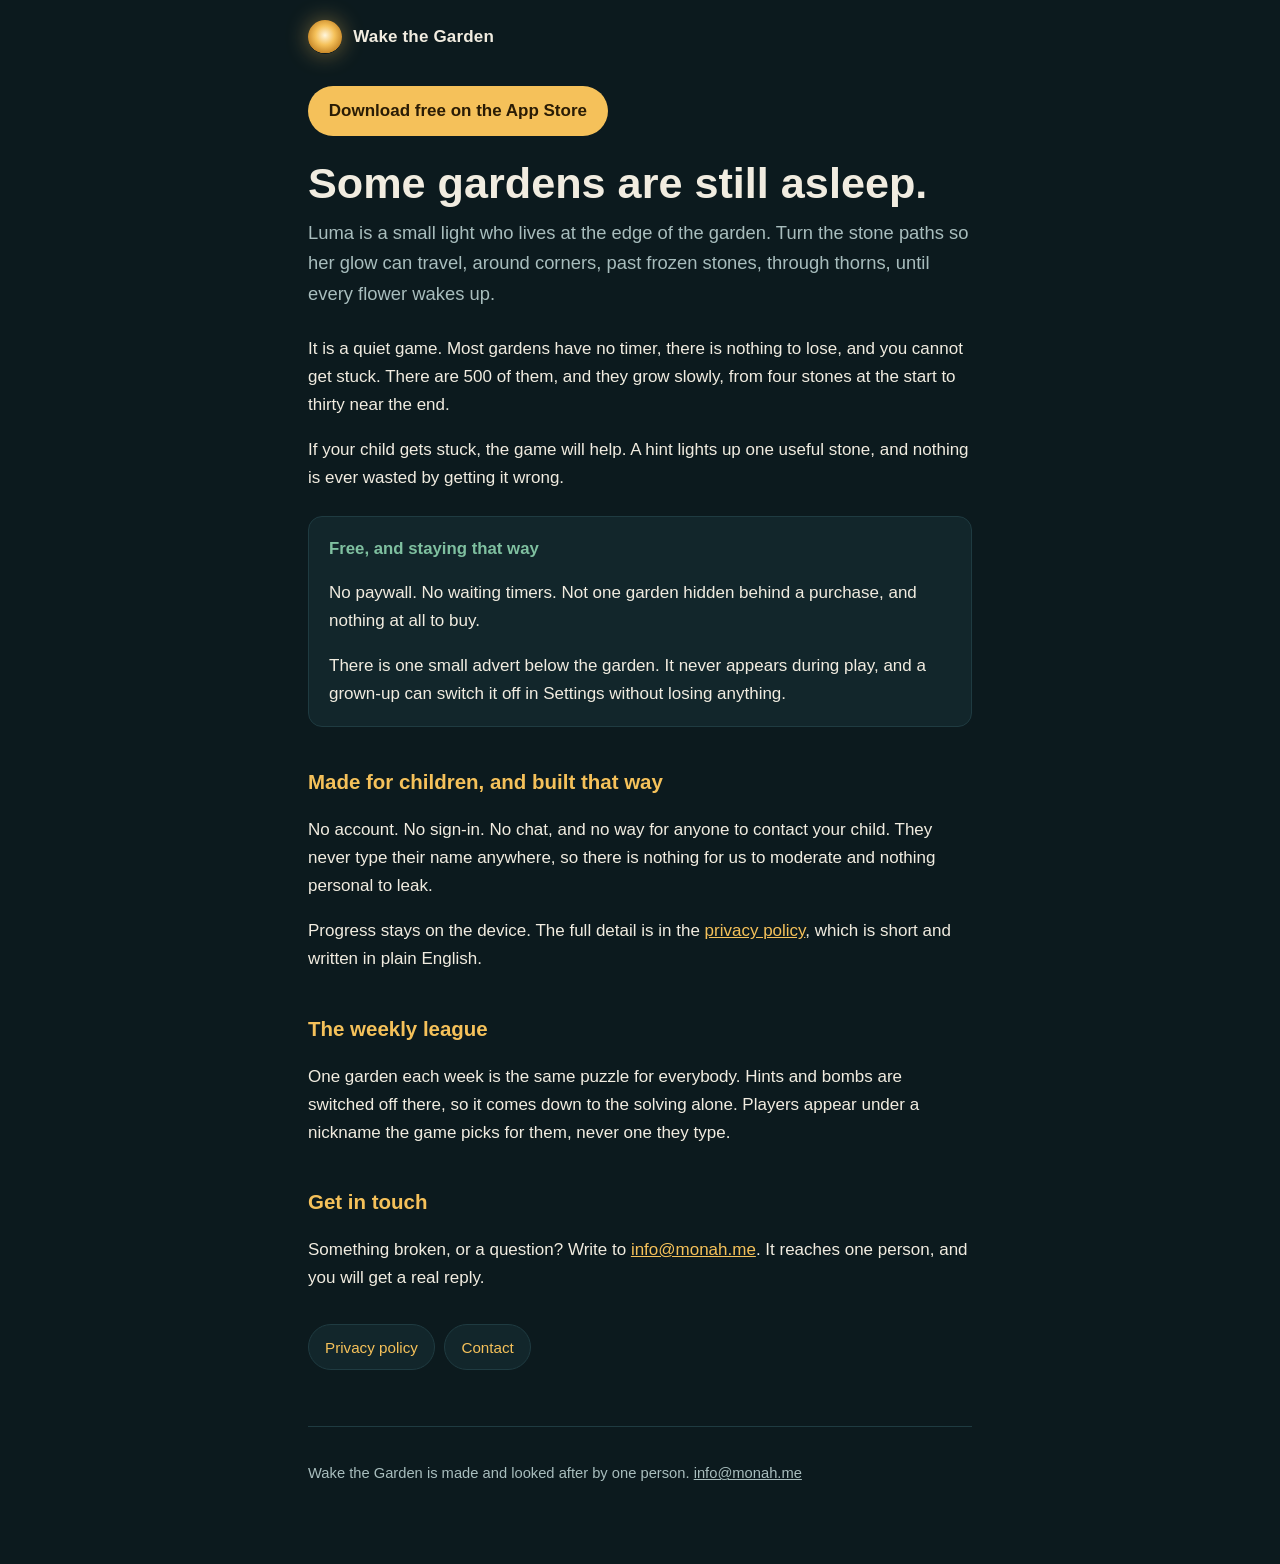
<file: index.html>
<!doctype html>
<html lang="en">
<head>
<meta charset="utf-8">
<meta name="viewport" content="width=device-width, initial-scale=1">
<title>Wake the Garden</title>
<meta name="description" content="A gentle puzzle game for curious minds. Turn the stones, guide Luma's light, and wake every sleeping flower.">
<link rel="stylesheet" href="style.css">
</head>
<body>
<header class="site"><span class="mark"></span><a href="./">Wake the Garden</a></header>

<div class="wrap">
  <p style="margin:0 0 1rem"><a href="https://apps.apple.com/app/id6804832901" style="display:inline-block;padding:.7rem 1.3rem;border-radius:999px;background:var(--gold);color:#2a1c05;font-weight:700;text-decoration:none">Download free on the App Store</a></p>

  <h1>Some gardens are still asleep.</h1>
  <p class="lede">Luma is a small light who lives at the edge of the garden. Turn the stone paths so her glow can travel, around corners, past frozen stones, through thorns, until every flower wakes up.</p>

  <p>It is a quiet game. Most gardens have no timer, there is nothing to lose, and you cannot get stuck. There are 500 of them, and they grow slowly, from four stones at the start to thirty near the end.</p>

  <p>If your child gets stuck, the game will help. A hint lights up one useful stone, and nothing is ever wasted by getting it wrong.</p>

  <div class="card">
    <h3 style="margin-top:0">Free, and staying that way</h3>
    <p>No paywall. No waiting timers. Not one garden hidden behind a purchase, and nothing at all to buy.</p>
    <p>There is one small advert below the garden. It never appears during play, and a grown-up can switch it off in Settings without losing anything.</p>
  </div>

  <h2>Made for children, and built that way</h2>
  <p>No account. No sign-in. No chat, and no way for anyone to contact your child. They never type their name anywhere, so there is nothing for us to moderate and nothing personal to leak.</p>
  <p>Progress stays on the device. The full detail is in the <a href="privacy.html">privacy policy</a>, which is short and written in plain English.</p>

  <h2>The weekly league</h2>
  <p>One garden each week is the same puzzle for everybody. Hints and bombs are switched off there, so it comes down to the solving alone. Players appear under a nickname the game picks for them, never one they type.</p>

  <h2>Get in touch</h2>
  <p>Something broken, or a question? Write to <a href="mailto:info@monah.me">info@monah.me</a>. It reaches one person, and you will get a real reply.</p>

  <ul class="nav">
    <li><a href="privacy.html">Privacy policy</a></li>
    <li><a href="mailto:info@monah.me">Contact</a></li>
  </ul>

  <footer>
    <p>Wake the Garden is made and looked after by one person. <a href="mailto:info@monah.me">info@monah.me</a></p>
  </footer>
</div>
</body>
</html>
</file>
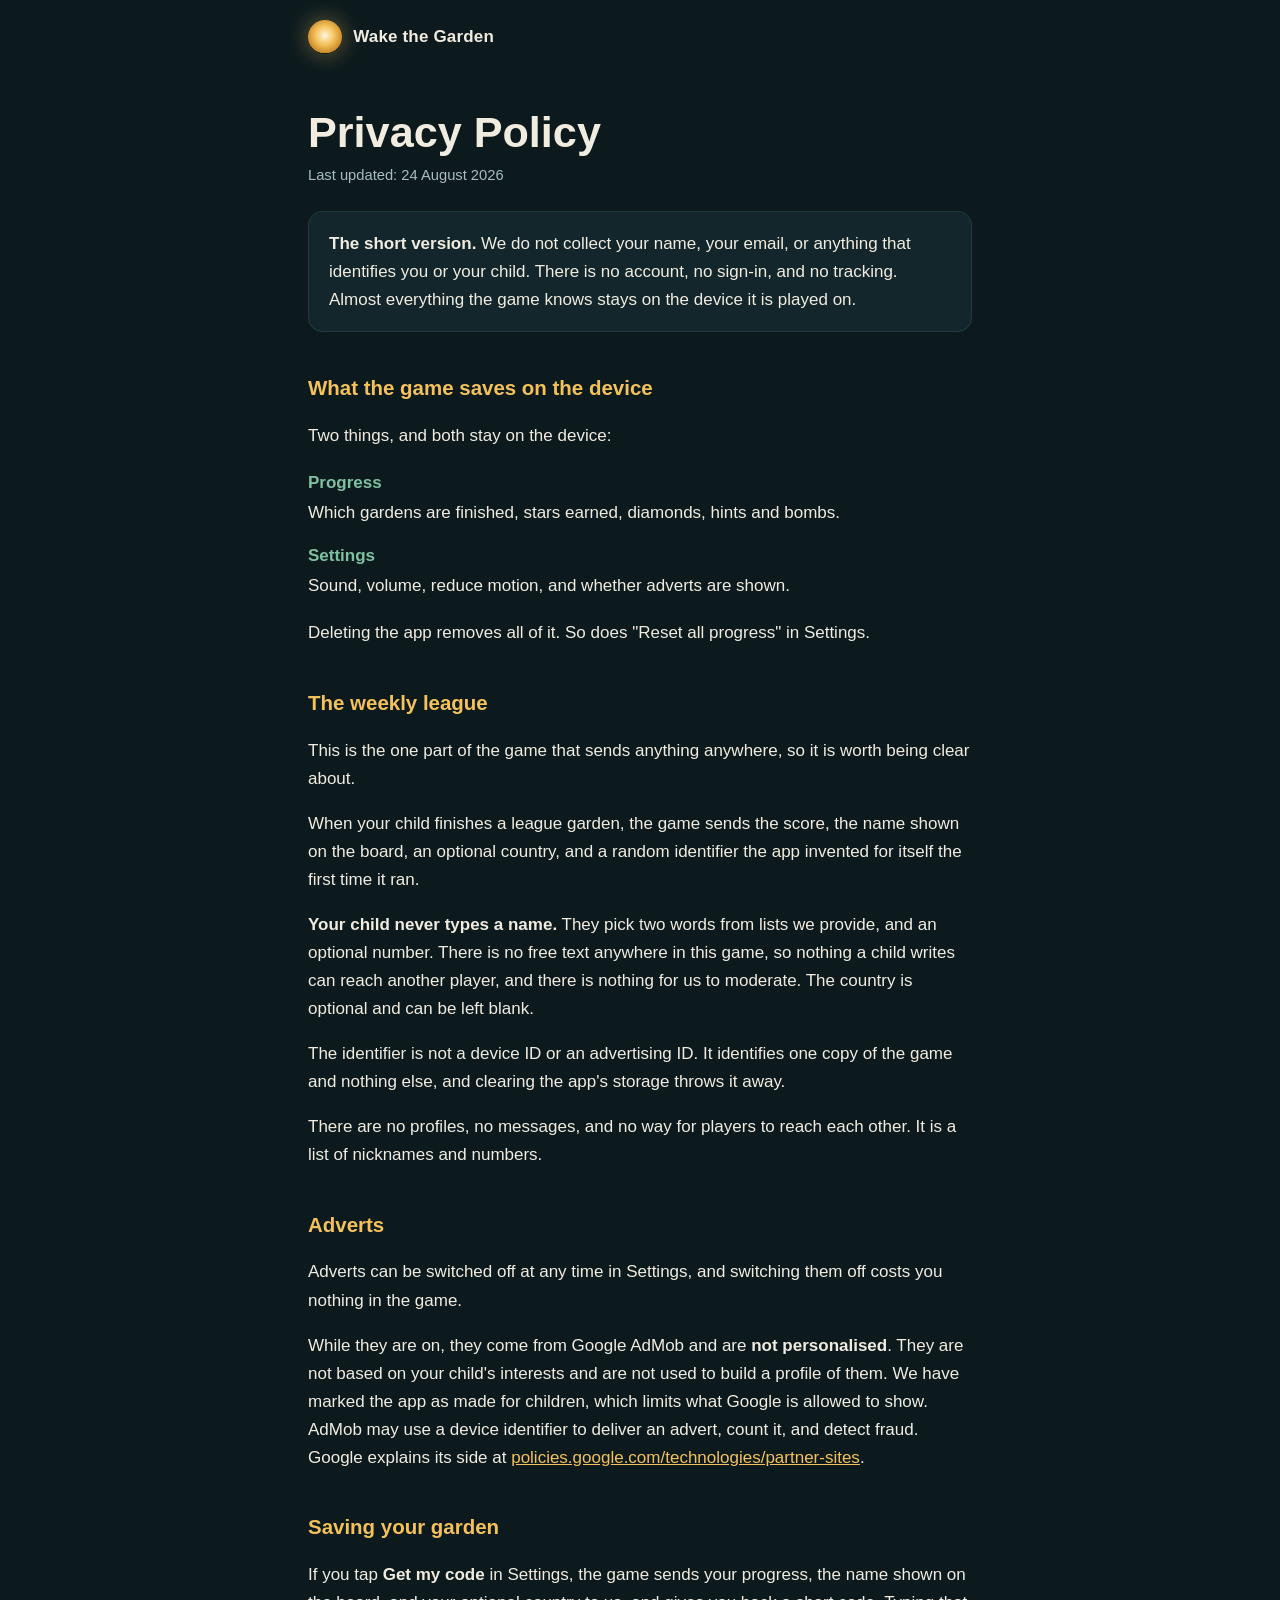
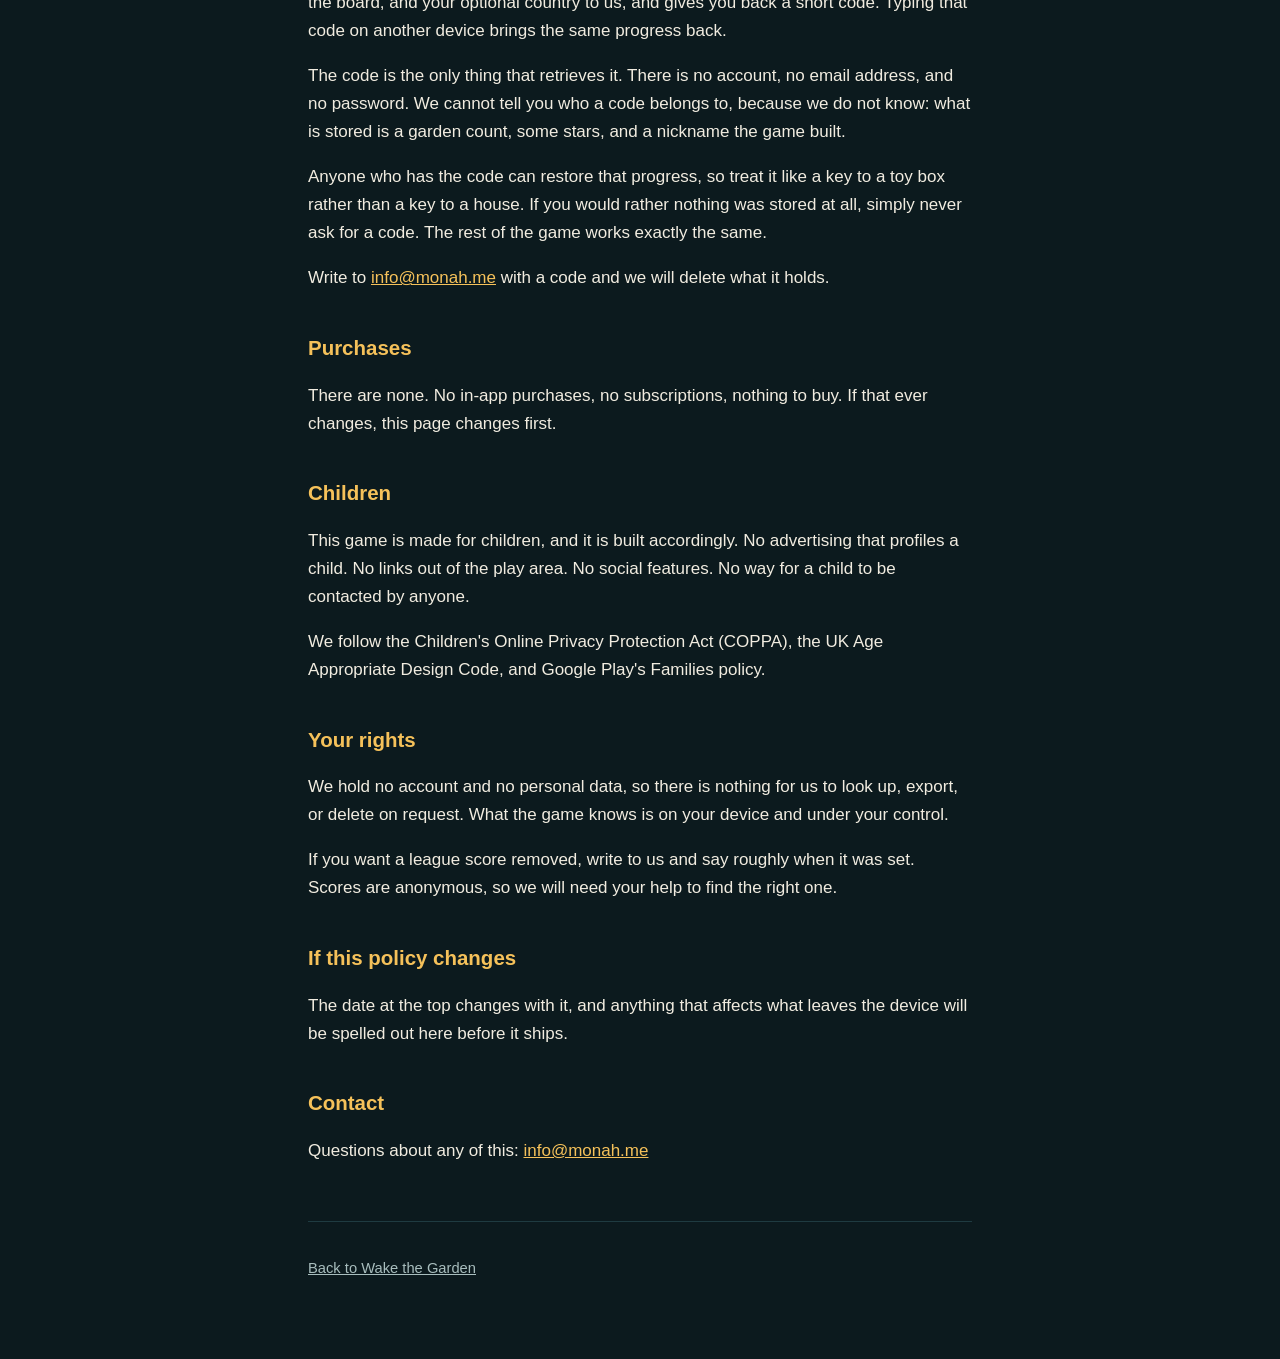
<file: privacy.html>
<!doctype html>
<html lang="en">
<head>
<meta charset="utf-8">
<meta name="viewport" content="width=device-width, initial-scale=1">
<title>Privacy Policy · Wake the Garden</title>
<meta name="description" content="Wake the Garden collects no personal information. No account, no sign-in, no tracking.">
<link rel="stylesheet" href="style.css">
</head>
<body>
<header class="site"><span class="mark"></span><a href="./">Wake the Garden</a></header>

<div class="wrap">
  <h1>Privacy Policy</h1>
  <p class="updated">Last updated: 24 August 2026</p>

  <div class="card">
    <p><strong>The short version.</strong> We do not collect your name, your email, or anything that identifies you or your child. There is no account, no sign-in, and no tracking. Almost everything the game knows stays on the device it is played on.</p>
  </div>

  <h2>What the game saves on the device</h2>
  <p>Two things, and both stay on the device:</p>
  <dl class="facts">
    <dt>Progress</dt>
    <dd>Which gardens are finished, stars earned, diamonds, hints and bombs.</dd>
    <dt>Settings</dt>
    <dd>Sound, volume, reduce motion, and whether adverts are shown.</dd>
  </dl>
  <p>Deleting the app removes all of it. So does "Reset all progress" in Settings.</p>

  <h2>The weekly league</h2>
  <p>This is the one part of the game that sends anything anywhere, so it is worth being clear about.</p>
  <p>When your child finishes a league garden, the game sends the score, the name shown on the board, an optional country, and a random identifier the app invented for itself the first time it ran.</p>
  <p><strong>Your child never types a name.</strong> They pick two words from lists we provide, and an optional number. There is no free text anywhere in this game, so nothing a child writes can reach another player, and there is nothing for us to moderate. The country is optional and can be left blank.</p>
  <p>The identifier is not a device ID or an advertising ID. It identifies one copy of the game and nothing else, and clearing the app's storage throws it away.</p>
  <p>There are no profiles, no messages, and no way for players to reach each other. It is a list of nicknames and numbers.</p>

  <h2>Adverts</h2>
  <p>Adverts can be switched off at any time in Settings, and switching them off costs you nothing in the game.</p>
  <p>While they are on, they come from Google AdMob and are <strong>not personalised</strong>. They are not based on your child's interests and are not used to build a profile of them. We have marked the app as made for children, which limits what Google is allowed to show. AdMob may use a device identifier to deliver an advert, count it, and detect fraud. Google explains its side at <a href="https://policies.google.com/technologies/partner-sites">policies.google.com/technologies/partner-sites</a>.</p>

  <h2>Saving your garden</h2>
  <p>If you tap <strong>Get my code</strong> in Settings, the game sends your progress, the name shown on the board, and your optional country to us, and gives you back a short code. Typing that code on another device brings the same progress back.</p>
  <p>The code is the only thing that retrieves it. There is no account, no email address, and no password. We cannot tell you who a code belongs to, because we do not know: what is stored is a garden count, some stars, and a nickname the game built.</p>
  <p>Anyone who has the code can restore that progress, so treat it like a key to a toy box rather than a key to a house. If you would rather nothing was stored at all, simply never ask for a code. The rest of the game works exactly the same.</p>
  <p>Write to <a href="mailto:info@monah.me">info@monah.me</a> with a code and we will delete what it holds.</p>

  <h2>Purchases</h2>
  <p>There are none. No in-app purchases, no subscriptions, nothing to buy. If that ever changes, this page changes first.</p>

  <h2>Children</h2>
  <p>This game is made for children, and it is built accordingly. No advertising that profiles a child. No links out of the play area. No social features. No way for a child to be contacted by anyone.</p>
  <p>We follow the Children's Online Privacy Protection Act (COPPA), the UK Age Appropriate Design Code, and Google Play's Families policy.</p>

  <h2>Your rights</h2>
  <p>We hold no account and no personal data, so there is nothing for us to look up, export, or delete on request. What the game knows is on your device and under your control.</p>
  <p>If you want a league score removed, write to us and say roughly when it was set. Scores are anonymous, so we will need your help to find the right one.</p>

  <h2>If this policy changes</h2>
  <p>The date at the top changes with it, and anything that affects what leaves the device will be spelled out here before it ships.</p>

  <h2>Contact</h2>
  <p>Questions about any of this: <a href="mailto:info@monah.me">info@monah.me</a></p>

  <footer><p><a href="./">Back to Wake the Garden</a></p></footer>
</div>
</body>
</html>
</file>
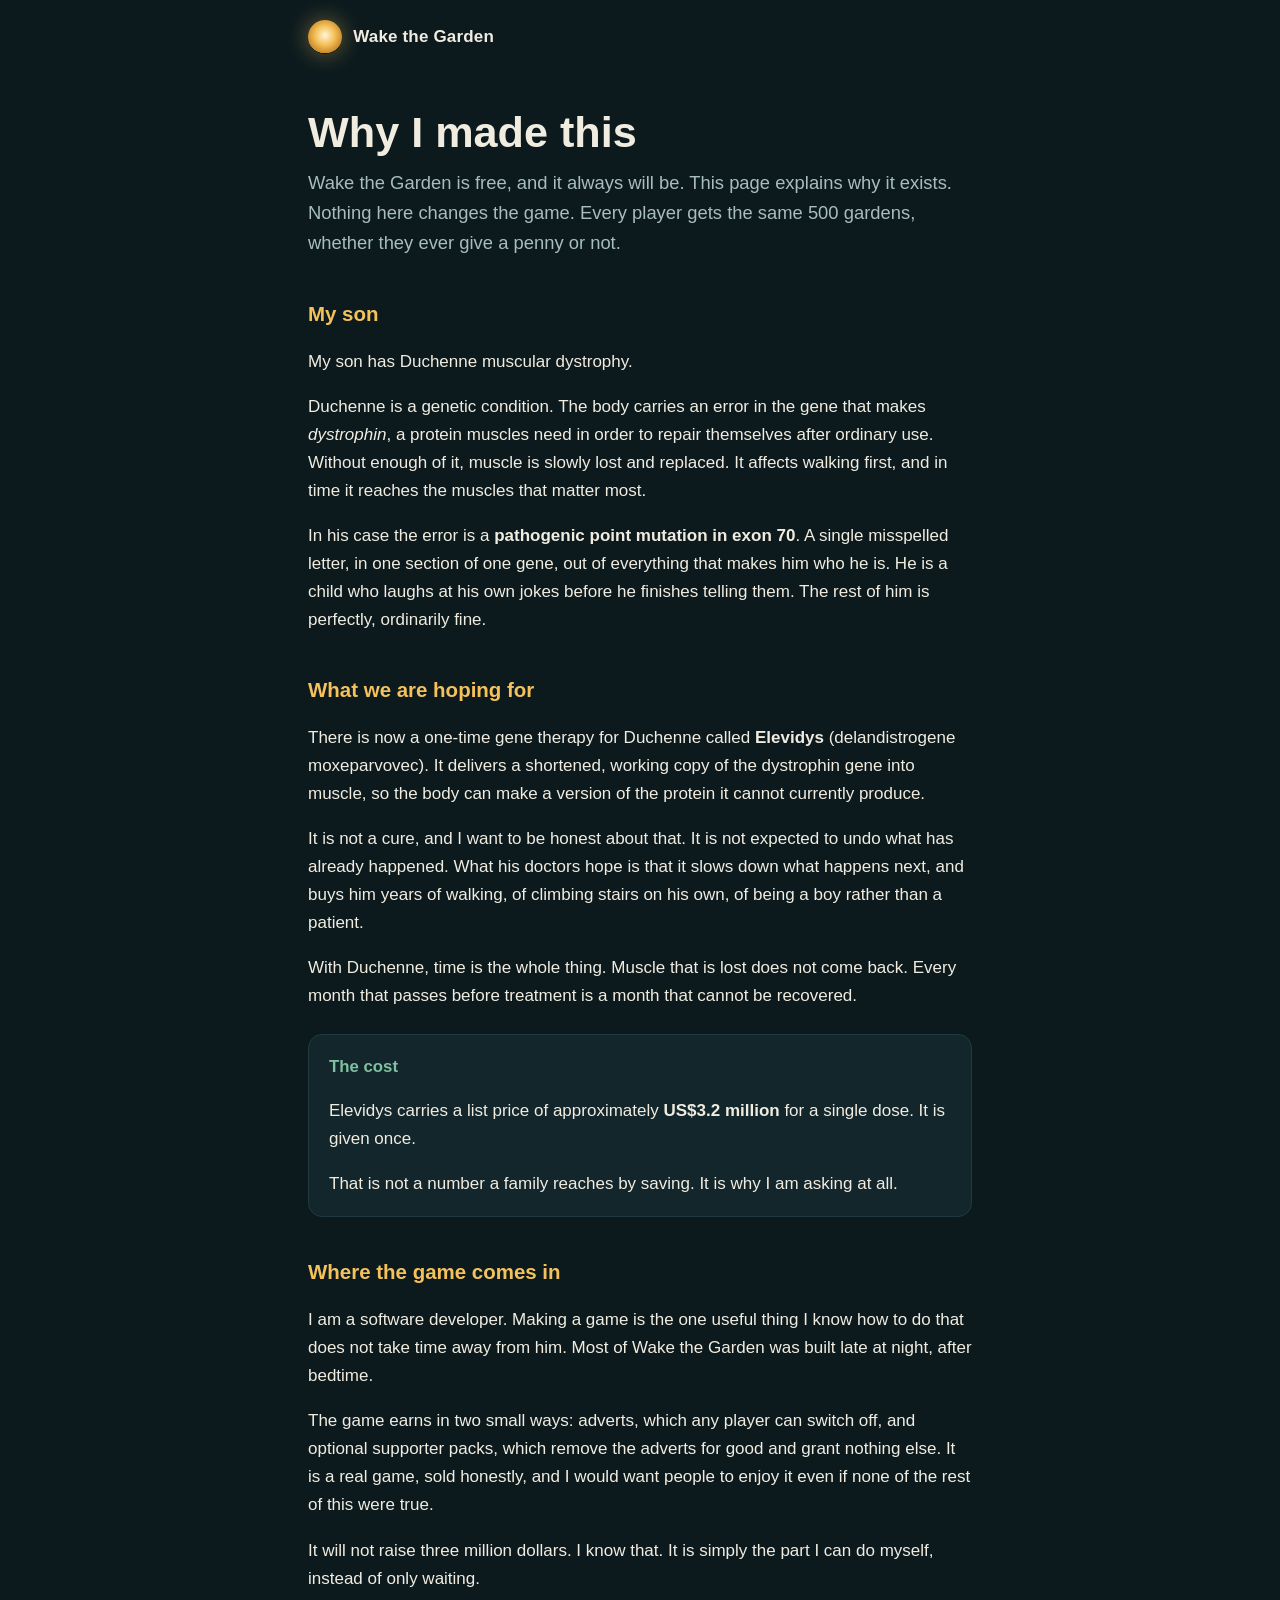
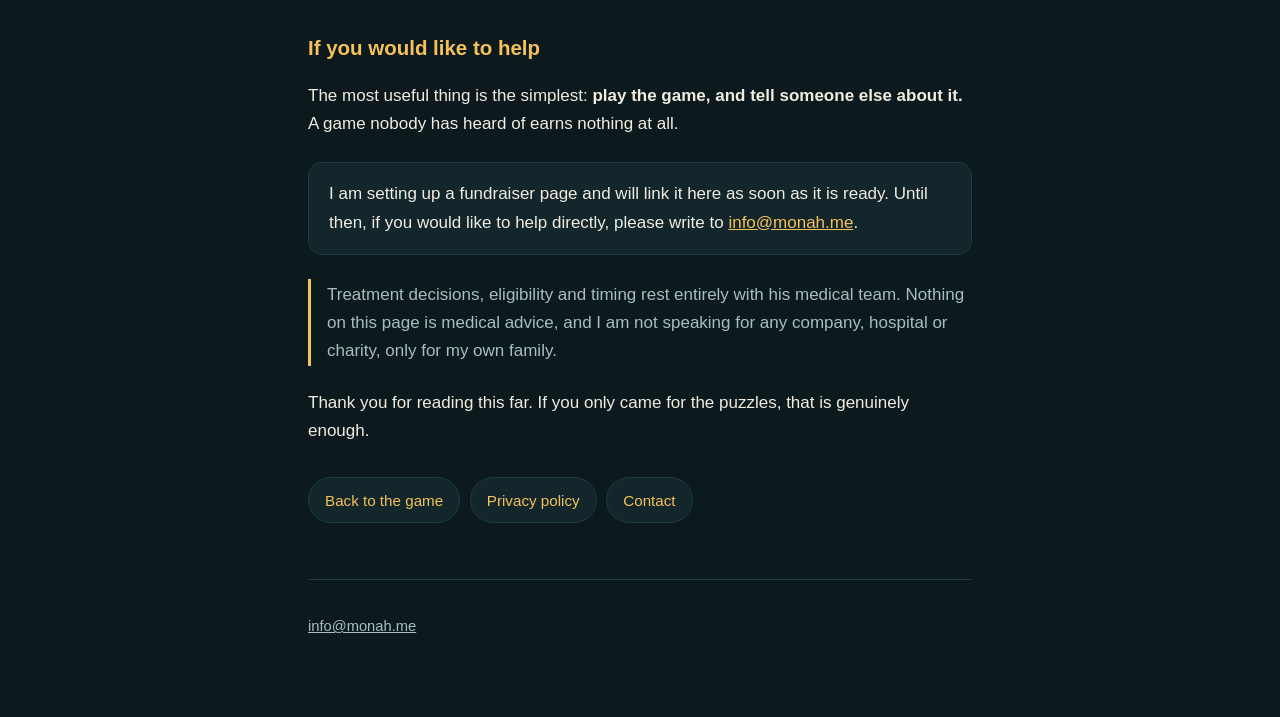
<file: why.html>
<!doctype html>
<html lang="en">
<head>
<meta charset="utf-8">
<meta name="viewport" content="width=device-width, initial-scale=1">
<title>Why I made this · Wake the Garden</title>
<meta name="description" content="Wake the Garden was made by one father. This is the reason.">
<link rel="stylesheet" href="style.css">
</head>
<body>
<header class="site"><span class="mark"></span><a href="./">Wake the Garden</a></header>

<div class="wrap">
  <h1>Why I made this</h1>
  <p class="lede">Wake the Garden is free, and it always will be. This page explains why it exists. Nothing here changes the game. Every player gets the same 500 gardens, whether they ever give a penny or not.</p>

  <h2>My son</h2>
  <p>My son has Duchenne muscular dystrophy.</p>
  <p>Duchenne is a genetic condition. The body carries an error in the gene that makes <em>dystrophin</em>, a protein muscles need in order to repair themselves after ordinary use. Without enough of it, muscle is slowly lost and replaced. It affects walking first, and in time it reaches the muscles that matter most.</p>
  <p>In his case the error is a <strong>pathogenic point mutation in exon 70</strong>. A single misspelled letter, in one section of one gene, out of everything that makes him who he is. He is a child who laughs at his own jokes before he finishes telling them. The rest of him is perfectly, ordinarily fine.</p>

  <h2>What we are hoping for</h2>
  <p>There is now a one-time gene therapy for Duchenne called <strong>Elevidys</strong> (delandistrogene moxeparvovec). It delivers a shortened, working copy of the dystrophin gene into muscle, so the body can make a version of the protein it cannot currently produce.</p>
  <p>It is not a cure, and I want to be honest about that. It is not expected to undo what has already happened. What his doctors hope is that it slows down what happens next, and buys him years of walking, of climbing stairs on his own, of being a boy rather than a patient.</p>
  <p>With Duchenne, time is the whole thing. Muscle that is lost does not come back. Every month that passes before treatment is a month that cannot be recovered.</p>

  <div class="card">
    <h3 style="margin-top:0">The cost</h3>
    <p>Elevidys carries a list price of approximately <strong>US$3.2 million</strong> for a single dose. It is given once.</p>
    <p>That is not a number a family reaches by saving. It is why I am asking at all.</p>
  </div>

  <h2>Where the game comes in</h2>
  <p>I am a software developer. Making a game is the one useful thing I know how to do that does not take time away from him. Most of Wake the Garden was built late at night, after bedtime.</p>
  <p>The game earns in two small ways: adverts, which any player can switch off, and optional supporter packs, which remove the adverts for good and grant nothing else. It is a real game, sold honestly, and I would want people to enjoy it even if none of the rest of this were true.</p>
  <p>It will not raise three million dollars. I know that. It is simply the part I can do myself, instead of only waiting.</p>

  <h2>If you would like to help</h2>
  <p>The most useful thing is the simplest: <strong>play the game, and tell someone else about it.</strong> A game nobody has heard of earns nothing at all.</p>
  <!-- When the fundraiser page exists, replace the card below with:
       <p>If you would like to give directly, the fundraiser is here:</p>
       <div class="card"><p><a href="YOUR_FUNDRAISER_URL">Support my son's treatment</a></p></div>
       Donations go through that page, never through the app. -->
  <div class="card">
    <p>I am setting up a fundraiser page and will link it here as soon as it is ready. Until then, if you would like to help directly, please write to <a href="mailto:info@monah.me">info@monah.me</a>.</p>
  </div>

  <p class="note">Treatment decisions, eligibility and timing rest entirely with his medical team. Nothing on this page is medical advice, and I am not speaking for any company, hospital or charity, only for my own family.</p>

  <p>Thank you for reading this far. If you only came for the puzzles, that is genuinely enough.</p>

  <ul class="nav">
    <li><a href="./">Back to the game</a></li>
    <li><a href="privacy.html">Privacy policy</a></li>
    <li><a href="mailto:info@monah.me">Contact</a></li>
  </ul>

  <footer><p><a href="mailto:info@monah.me">info@monah.me</a></p></footer>
</div>
</body>
</html>
</file>
<file: style.css>
/* Luma Garden - the public site.
   One stylesheet, no build step, no external requests: GitHub Pages serves
   these files exactly as they are. */

:root {
  --night: #0c1a1e;
  --night-soft: #12262b;
  --edge: #1f3b41;
  --cream: #f1ece0;
  --muted: #a8bdbd;
  --gold: #f5c15a;
  --leaf: #7fc0a0;
}

* { box-sizing: border-box; }

body {
  margin: 0;
  background: var(--night);
  color: var(--cream);
  font: 17px/1.65 -apple-system, BlinkMacSystemFont, "Segoe UI", Roboto, sans-serif;
  -webkit-text-size-adjust: 100%;
}

.wrap {
  max-width: 44rem;
  margin: 0 auto;
  padding: 2rem 1.25rem 4rem;
}

header.site {
  display: flex;
  align-items: center;
  gap: .7rem;
  padding: 1.25rem 1.25rem 0;
  max-width: 44rem;
  margin: 0 auto;
}

header.site .mark {
  width: 34px;
  height: 34px;
  border-radius: 50%;
  background: radial-gradient(circle at 50% 45%, #fff6dd 0%, var(--gold) 38%, #c98a2a 70%, transparent 72%);
  box-shadow: 0 0 22px rgba(245, 193, 90, .45);
  flex: none;
}

header.site a { color: var(--cream); text-decoration: none; font-weight: 600; letter-spacing: .01em; }

h1 { font-size: clamp(1.9rem, 6vw, 2.7rem); line-height: 1.15; margin: 1.4rem 0 .6rem; }
h2 { font-size: 1.28rem; margin: 2.4rem 0 .6rem; color: var(--gold); }
h3 { font-size: 1.05rem; margin: 1.6rem 0 .4rem; color: var(--leaf); }

.lede { font-size: 1.15rem; color: var(--muted); margin: 0 0 1.6rem; }

a { color: var(--gold); }
a:hover { color: #ffd88a; }

.card {
  background: var(--night-soft);
  border: 1px solid var(--edge);
  border-radius: 14px;
  padding: 1.1rem 1.25rem;
  margin: 1.5rem 0;
}

.card p:last-child { margin-bottom: 0; }
.card p:first-child { margin-top: 0; }

.nav {
  display: flex;
  flex-wrap: wrap;
  gap: .6rem;
  margin: 2rem 0 0;
  padding: 0;
  list-style: none;
}

.nav a {
  display: block;
  padding: .6rem 1rem;
  border: 1px solid var(--edge);
  border-radius: 999px;
  text-decoration: none;
  font-size: .95rem;
  background: var(--night-soft);
}

.nav a:hover { border-color: var(--gold); }

dl.facts { margin: 1.2rem 0; }
dl.facts dt { color: var(--leaf); font-weight: 600; margin-top: .9rem; }
dl.facts dd { margin: .15rem 0 0; color: var(--cream); }

.note {
  border-left: 3px solid var(--gold);
  padding: .1rem 0 .1rem 1rem;
  color: var(--muted);
  margin: 1.4rem 0;
}

footer {
  border-top: 1px solid var(--edge);
  margin-top: 3.5rem;
  padding-top: 1.2rem;
  color: var(--muted);
  font-size: .92rem;
}

footer a { color: var(--muted); }

.updated { color: var(--muted); font-size: .92rem; margin-top: -.3rem; }

@media (prefers-reduced-motion: no-preference) {
  header.site .mark { animation: glow 4.5s ease-in-out infinite; }
  @keyframes glow {
    0%, 100% { box-shadow: 0 0 18px rgba(245, 193, 90, .35); }
    50%      { box-shadow: 0 0 30px rgba(245, 193, 90, .6); }
  }
}
</file>
